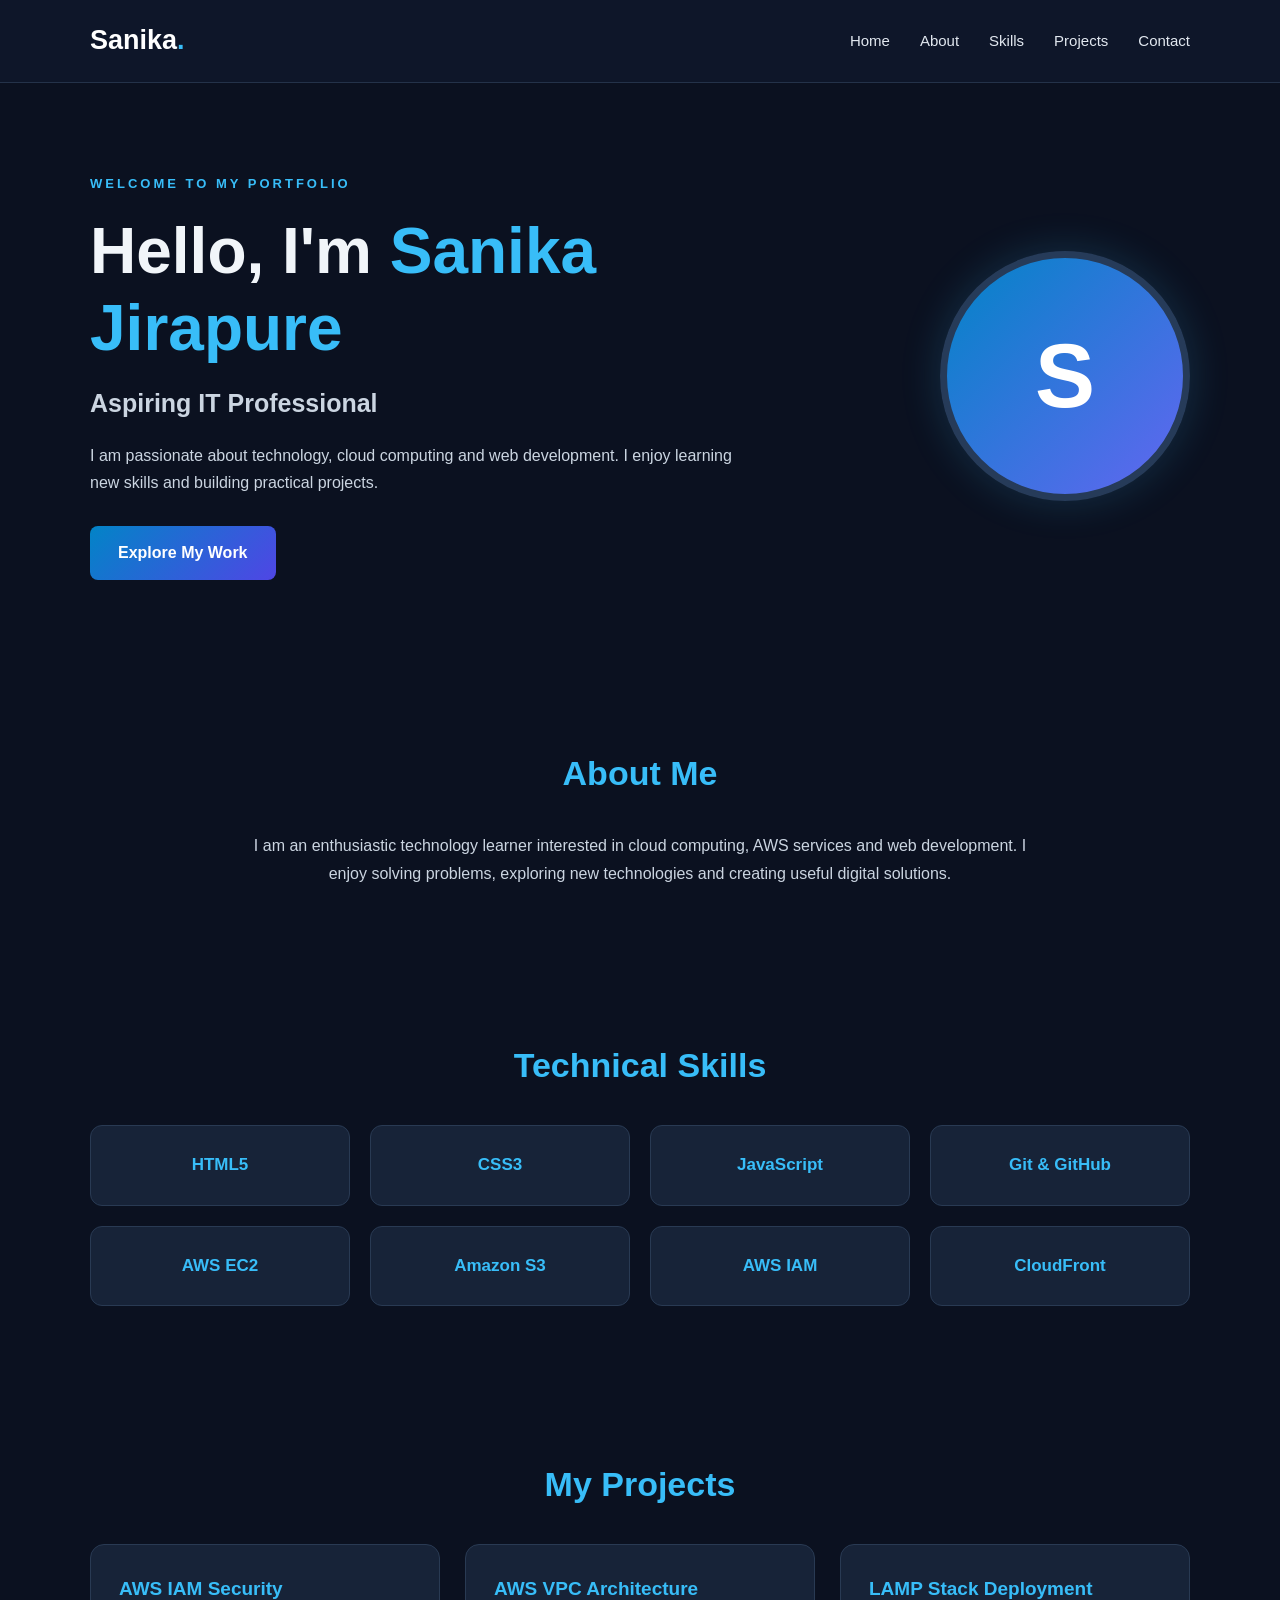
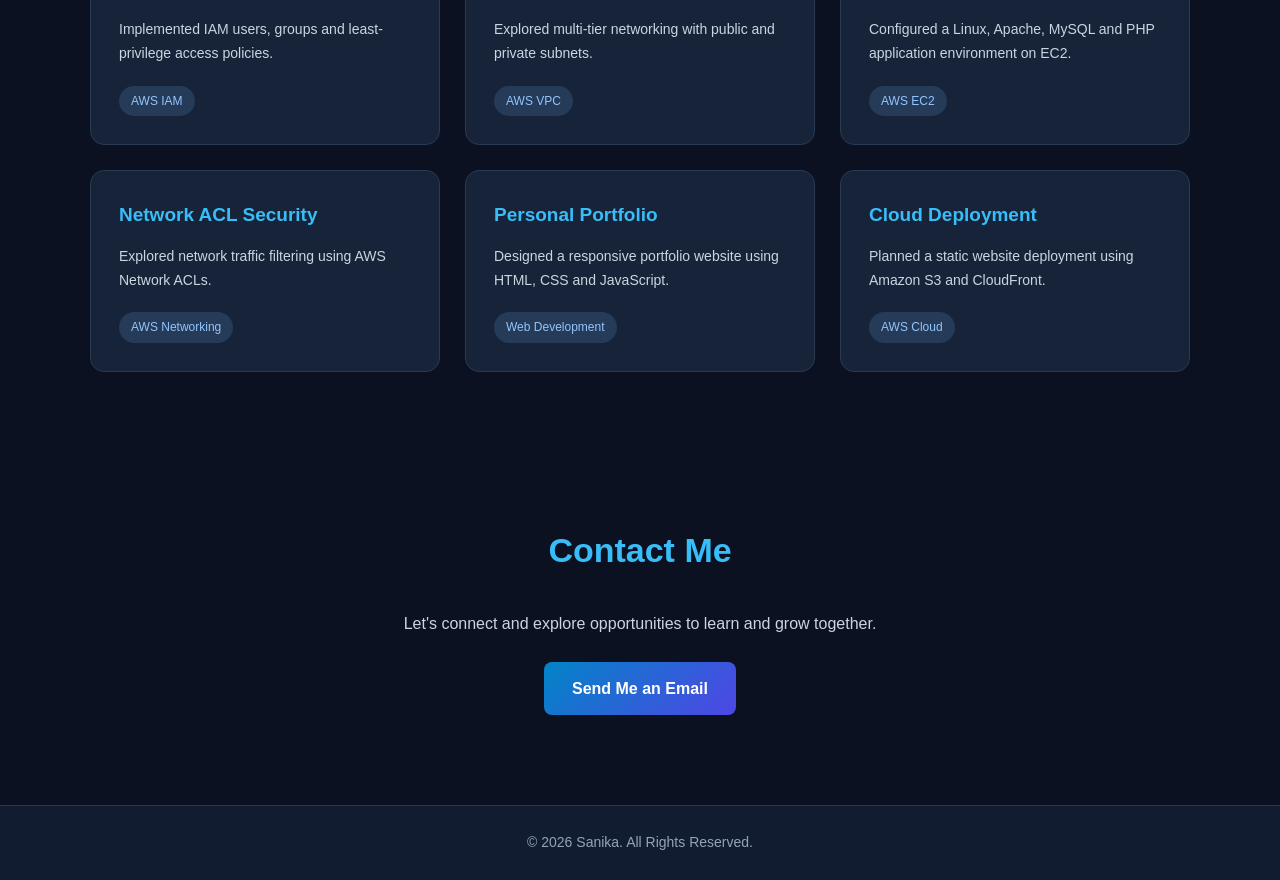
<file: Day05-Portfolio-Deployment/website/index.html>
<!DOCTYPE html>
<html lang="en">
<head>
    <meta charset="UTF-8">
    <meta name="viewport" content="width=device-width, initial-scale=1.0">
    <meta name="description" content="Personal portfolio of a technology enthusiast and aspiring developer.">
    <title>Sanika | Personal Portfolio</title>
    <link rel="stylesheet" href="style.css">
</head>

<body>

    <!-- Navigation -->
    <header>
        <nav class="navbar">
            <a href="#home" class="logo">Sanika<span>.</span></a>

            <button class="menu-btn" id="menuBtn"
                aria-label="Toggle navigation" aria-expanded="false">
                ☰
            </button>

            <ul class="nav-links" id="navLinks">
                <li><a href="#home">Home</a></li>
                <li><a href="#about">About</a></li>
                <li><a href="#skills">Skills</a></li>
                <li><a href="#projects">Projects</a></li>
                <li><a href="#contact">Contact</a></li>
            </ul>
        </nav>
    </header>

    <main>

        <!-- Hero Section -->
        <section class="hero" id="home">
            <div class="hero-content">
                <p class="tagline">WELCOME TO MY PORTFOLIO</p>

                <h1>Hello, I'm <span>Sanika Jirapure</span></h1>

                <h2>Aspiring IT Professional</h2>

                <p>
                    I am passionate about technology, cloud computing
                    and web development. I enjoy learning new skills
                    and building practical projects.
                </p>

                <a href="#projects" class="btn">Explore My Work</a>
            </div>

            <div class="hero-image">
                <div class="profile-circle">S</div>
            </div>
        </section>

        <!-- About Section -->
        <section class="section" id="about">
            <h2>About Me</h2>

            <p>
                I am an enthusiastic technology learner interested in
                cloud computing, AWS services and web development.
                I enjoy solving problems, exploring new technologies
                and creating useful digital solutions.
            </p>
        </section>

        <!-- Skills Section -->
        <section class="section" id="skills">
            <h2>Technical Skills</h2>

            <div class="skills-grid">
                <div class="skill-card">HTML5</div>
                <div class="skill-card">CSS3</div>
                <div class="skill-card">JavaScript</div>
                <div class="skill-card">Git & GitHub</div>
                <div class="skill-card">AWS EC2</div>
                <div class="skill-card">Amazon S3</div>
                <div class="skill-card">AWS IAM</div>
                <div class="skill-card">CloudFront</div>
            </div>
        </section>

        <!-- Projects Section -->
        <section class="section" id="projects">
            <h2>My Projects</h2>

            <div class="project-grid">

                <article class="project-card">
                    <h3>AWS IAM Security</h3>
                    <p>
                        Implemented IAM users, groups and
                        least-privilege access policies.
                    </p>
                    <span>AWS IAM</span>
                </article>

                <article class="project-card">
                    <h3>AWS VPC Architecture</h3>
                    <p>
                        Explored multi-tier networking with
                        public and private subnets.
                    </p>
                    <span>AWS VPC</span>
                </article>

                <article class="project-card">
                    <h3>LAMP Stack Deployment</h3>
                    <p>
                        Configured a Linux, Apache, MySQL and
                        PHP application environment on EC2.
                    </p>
                    <span>AWS EC2</span>
                </article>

                <article class="project-card">
                    <h3>Network ACL Security</h3>
                    <p>
                        Explored network traffic filtering
                        using AWS Network ACLs.
                    </p>
                    <span>AWS Networking</span>
                </article>

                <article class="project-card">
                    <h3>Personal Portfolio</h3>
                    <p>
                        Designed a responsive portfolio website
                        using HTML, CSS and JavaScript.
                    </p>
                    <span>Web Development</span>
                </article>

                <article class="project-card">
                    <h3>Cloud Deployment</h3>
                    <p>
                        Planned a static website deployment
                        using Amazon S3 and CloudFront.
                    </p>
                    <span>AWS Cloud</span>
                </article>

            </div>
        </section>

        <!-- Contact Section -->
        <section class="section contact" id="contact">
            <h2>Contact Me</h2>

            <p>
                Let's connect and explore opportunities
                to learn and grow together.
            </p>

            <a href="mailto:sanikajirapure.com" class="btn">
                Send Me an Email
            </a>
        </section>

    </main>

    <!-- Footer -->
    <footer>
        <p>
            © <span id="year"></span> Sanika.
            All Rights Reserved.
        </p>
    </footer>

    <script src="script.js"></script>

</body>
</html>
</file>
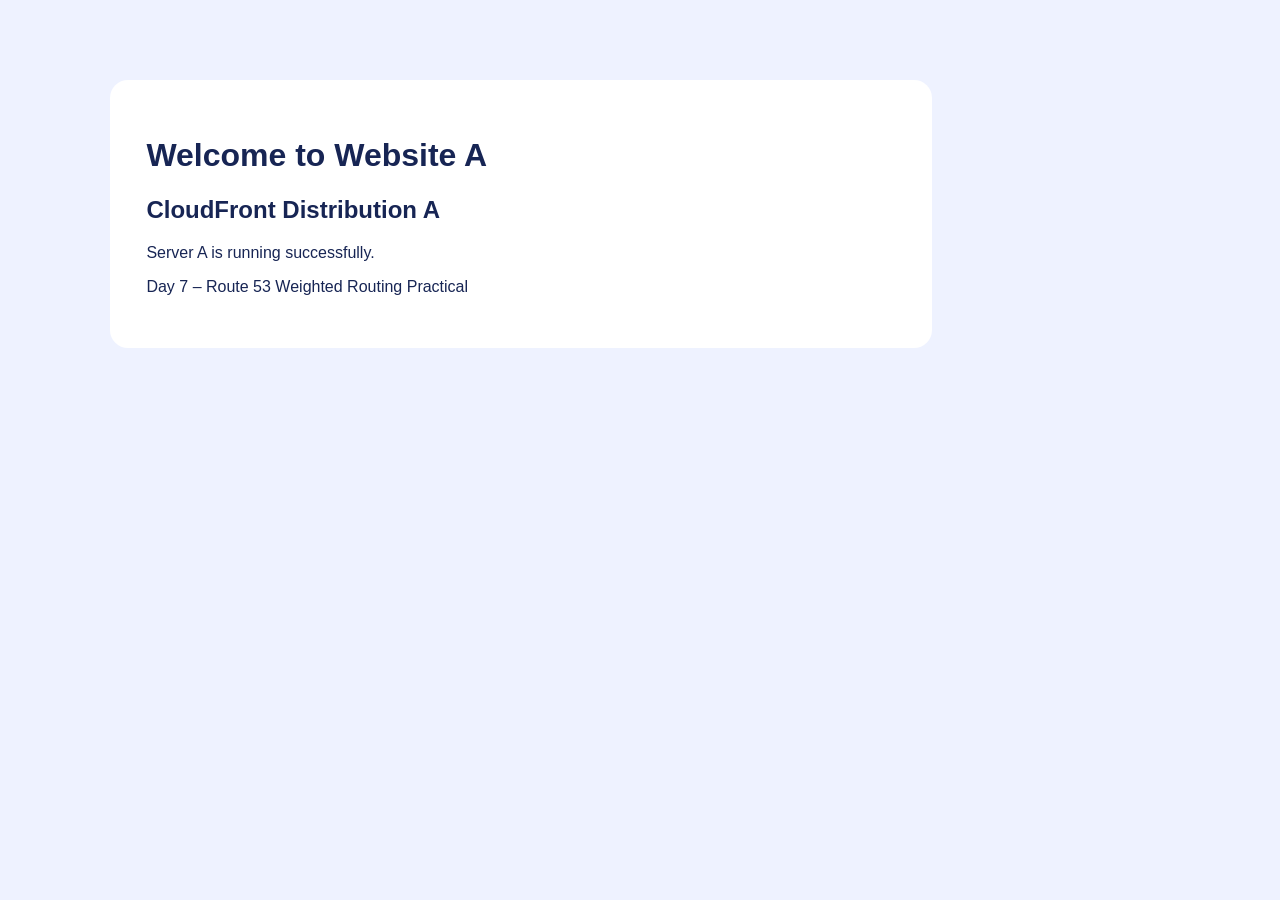
<file: Day6-weighted-routing/website-a/index.html>
<!doctype html><html lang="en"><head><meta charset="utf-8"><meta name="viewport" content="width=device-width,initial-scale=1"><title>Website A</title><style>body{font-family:Arial;background:#eef2ff;color:#172554;padding:8vh 8vw}main{background:white;padding:36px;border-radius:18px;max-width:750px}</style></head><body><main><h1>Welcome to Website A</h1><h2>CloudFront Distribution A</h2><p>Server A is running successfully.</p><p>Day 7 – Route 53 Weighted Routing Practical</p></main></body></html>
</file>
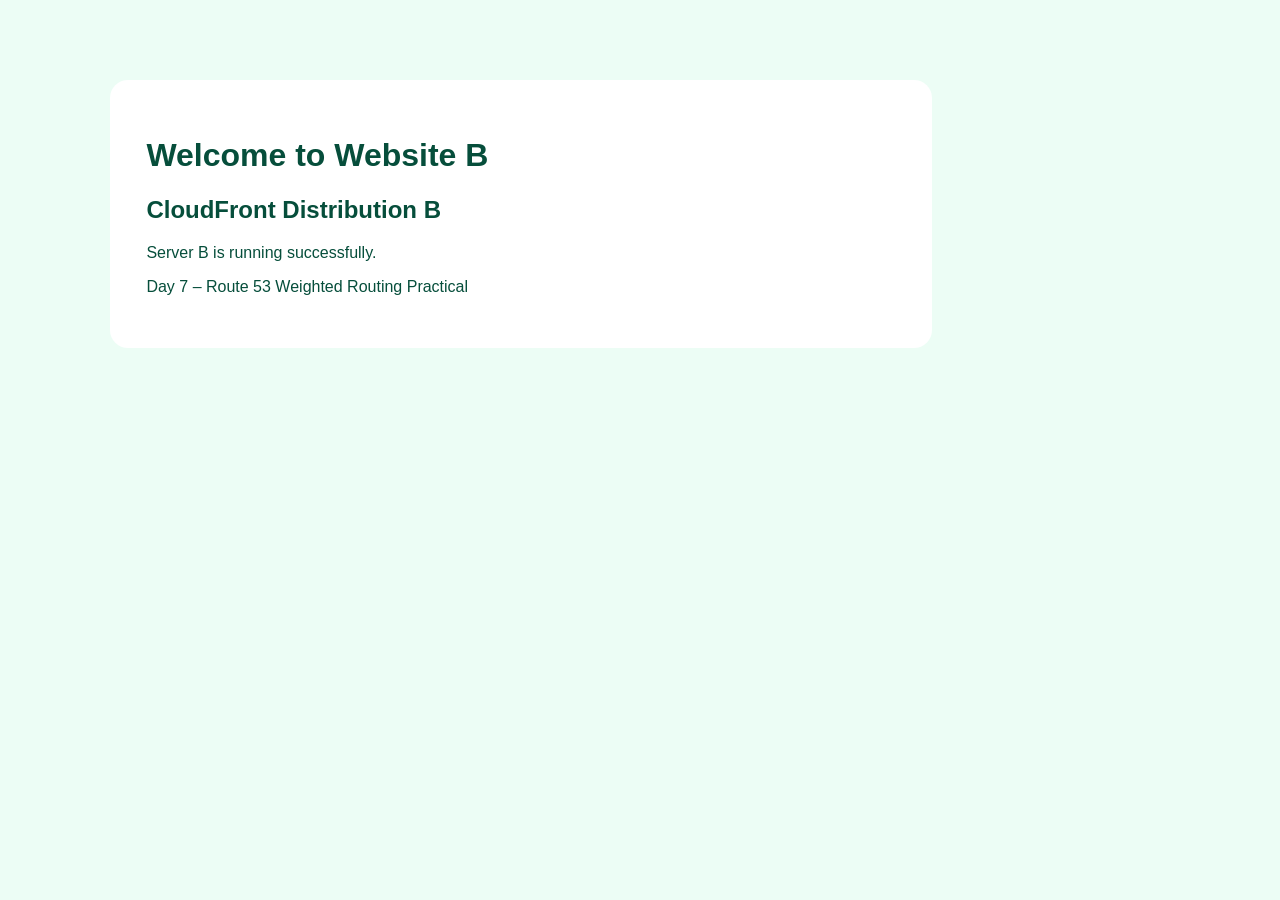
<file: Day6-weighted-routing/website-b/index.html>
<!doctype html><html lang="en"><head><meta charset="utf-8"><meta name="viewport" content="width=device-width,initial-scale=1"><title>Website B</title><style>body{font-family:Arial;background:#ecfdf5;color:#064e3b;padding:8vh 8vw}main{background:white;padding:36px;border-radius:18px;max-width:750px}</style></head><body><main><h1>Welcome to Website B</h1><h2>CloudFront Distribution B</h2><p>Server B is running successfully.</p><p>Day 7 – Route 53 Weighted Routing Practical</p></main></body></html>
</file>
<file: Day05-Portfolio-Deployment/website/style.css>
/* ==========================
   GLOBAL STYLES
========================== */

* {
    margin: 0;
    padding: 0;
    box-sizing: border-box;
}

html {
    scroll-behavior: smooth;
    scroll-padding-top: 85px;
}

body {
    font-family: 'Segoe UI', Arial, sans-serif;
    background: #0b1120;
    color: #f1f5f9;
    line-height: 1.7;
}

:root {
    --primary: #38bdf8;
    --secondary: #818cf8;
    --card: #172338;
    --text: #cbd5e1;
}

/* ==========================
   NAVIGATION BAR
========================== */

header {
    background: rgba(15, 23, 42, 0.96);
    position: sticky;
    top: 0;
    z-index: 100;
    border-bottom: 1px solid #243249;
}

.navbar {
    max-width: 1150px;
    margin: auto;
    padding: 18px 25px;
    display: flex;
    align-items: center;
    justify-content: space-between;
}

.logo {
    color: white;
    font-size: 27px;
    font-weight: 800;
    text-decoration: none;
}

.logo span {
    color: var(--primary);
}

.nav-links {
    display: flex;
    align-items: center;
    list-style: none;
    gap: 30px;
}

.nav-links a {
    text-decoration: none;
    color: #e2e8f0;
    font-size: 15px;
    transition: 0.3s;
}

.nav-links a:hover {
    color: var(--primary);
}

.menu-btn {
    display: none;
    background: transparent;
    border: none;
    color: white;
    font-size: 27px;
    cursor: pointer;
}

/* ==========================
   HERO SECTION
========================== */

.hero {
    max-width: 1150px;
    min-height: 570px;
    margin: auto;
    padding: 90px 25px;
    display: flex;
    align-items: center;
    justify-content: space-between;
    gap: 50px;
}

.hero-content {
    max-width: 650px;
}

.tagline {
    color: var(--primary);
    font-size: 13px;
    font-weight: 700;
    letter-spacing: 3px;
    margin-bottom: 18px;
}

.hero h1 {
    font-size: clamp(38px, 6vw, 64px);
    line-height: 1.2;
    margin-bottom: 15px;
}

.hero h1 span {
    color: var(--primary);
}

.hero h2 {
    color: #cbd5e1;
    font-size: 25px;
    margin-bottom: 18px;
}

.hero-content > p:not(.tagline) {
    color: var(--text);
    font-size: 16px;
    margin-bottom: 30px;
}

.btn {
    display: inline-block;
    background: linear-gradient(
        135deg,
        #0284c7,
        #4f46e5
    );
    color: white;
    text-decoration: none;
    padding: 13px 28px;
    border-radius: 8px;
    font-weight: 600;
    transition: 0.3s;
}

.btn:hover {
    transform: translateY(-4px);
    box-shadow: 0 8px 25px rgba(56, 189, 248, 0.25);
}

.profile-circle {
    width: 250px;
    height: 250px;
    border-radius: 50%;
    background: linear-gradient(
        135deg,
        #0284c7,
        #6366f1
    );
    border: 7px solid #263b59;
    display: flex;
    align-items: center;
    justify-content: center;
    font-size: 90px;
    font-weight: 800;
    color: white;
    box-shadow: 0 0 40px rgba(56, 189, 248, 0.18);
}

/* ==========================
   COMMON SECTION STYLES
========================== */

.section {
    max-width: 1150px;
    margin: auto;
    padding: 75px 25px;
    text-align: center;
}

.section h2 {
    font-size: 34px;
    color: var(--primary);
    margin-bottom: 30px;
}

.section > p {
    max-width: 780px;
    margin: auto;
    color: var(--text);
    font-size: 16px;
}

/* ==========================
   SKILLS SECTION
========================== */

.skills-grid {
    display: grid;
    grid-template-columns: repeat(4, 1fr);
    gap: 20px;
}

.skill-card {
    background: var(--card);
    border: 1px solid #293a53;
    padding: 25px 15px;
    border-radius: 12px;
    color: var(--primary);
    font-size: 17px;
    font-weight: 700;
    transition: 0.3s;
}

.skill-card:hover {
    transform: translateY(-7px);
    border-color: var(--primary);
    box-shadow: 0 8px 25px rgba(56, 189, 248, 0.12);
}

/* ==========================
   PROJECTS SECTION
========================== */

.project-grid {
    display: grid;
    grid-template-columns: repeat(3, 1fr);
    gap: 25px;
}

.project-card {
    background: var(--card);
    border: 1px solid #293a53;
    padding: 28px;
    border-radius: 14px;
    text-align: left;
    transition: 0.3s;
}

.project-card:hover {
    transform: translateY(-7px);
    border-color: var(--primary);
}

.project-card h3 {
    color: var(--primary);
    margin-bottom: 13px;
    font-size: 19px;
}

.project-card p {
    color: var(--text);
    font-size: 14px;
    margin-bottom: 20px;
}

.project-card span {
    display: inline-block;
    background: #253b58;
    color: #93c5fd;
    font-size: 12px;
    padding: 5px 12px;
    border-radius: 20px;
}

/* ==========================
   CONTACT SECTION
========================== */

.contact {
    padding-bottom: 90px;
}

.contact p {
    margin-bottom: 25px;
}

/* ==========================
   FOOTER
========================== */

footer {
    background: #111c30;
    border-top: 1px solid #293a53;
    padding: 25px;
    text-align: center;
    color: #94a3b8;
    font-size: 14px;
}

/* ==========================
   RESPONSIVE DESIGN
========================== */

@media (max-width: 900px) {

    .skills-grid {
        grid-template-columns: repeat(2, 1fr);
    }

    .project-grid {
        grid-template-columns: repeat(2, 1fr);
    }
}

@media (max-width: 768px) {

    .menu-btn {
        display: block;
    }

    .nav-links {
        display: none;
        position: absolute;
        top: 68px;
        left: 0;
        width: 100%;
        background: #111c30;
        padding: 25px;
        flex-direction: column;
        gap: 20px;
        border-bottom: 1px solid #293a53;
    }

    .nav-links.active {
        display: flex;
    }

    .hero {
        flex-direction: column-reverse;
        text-align: center;
        padding-top: 60px;
        gap: 35px;
    }

    .profile-circle {
        width: 180px;
        height: 180px;
        font-size: 65px;
    }

    .hero h1 {
        font-size: 40px;
    }

    .hero h2 {
        font-size: 21px;
    }

    .project-grid {
        grid-template-columns: 1fr;
    }

    .section {
        padding: 55px 20px;
    }
}

@media (max-width: 480px) {

    .skills-grid {
        grid-template-columns: 1fr;
    }

    .navbar {
        padding: 15px 18px;
    }

    .hero h1 {
        font-size: 34px;
    }

    .section h2 {
        font-size: 28px;
    }
}
</file>
